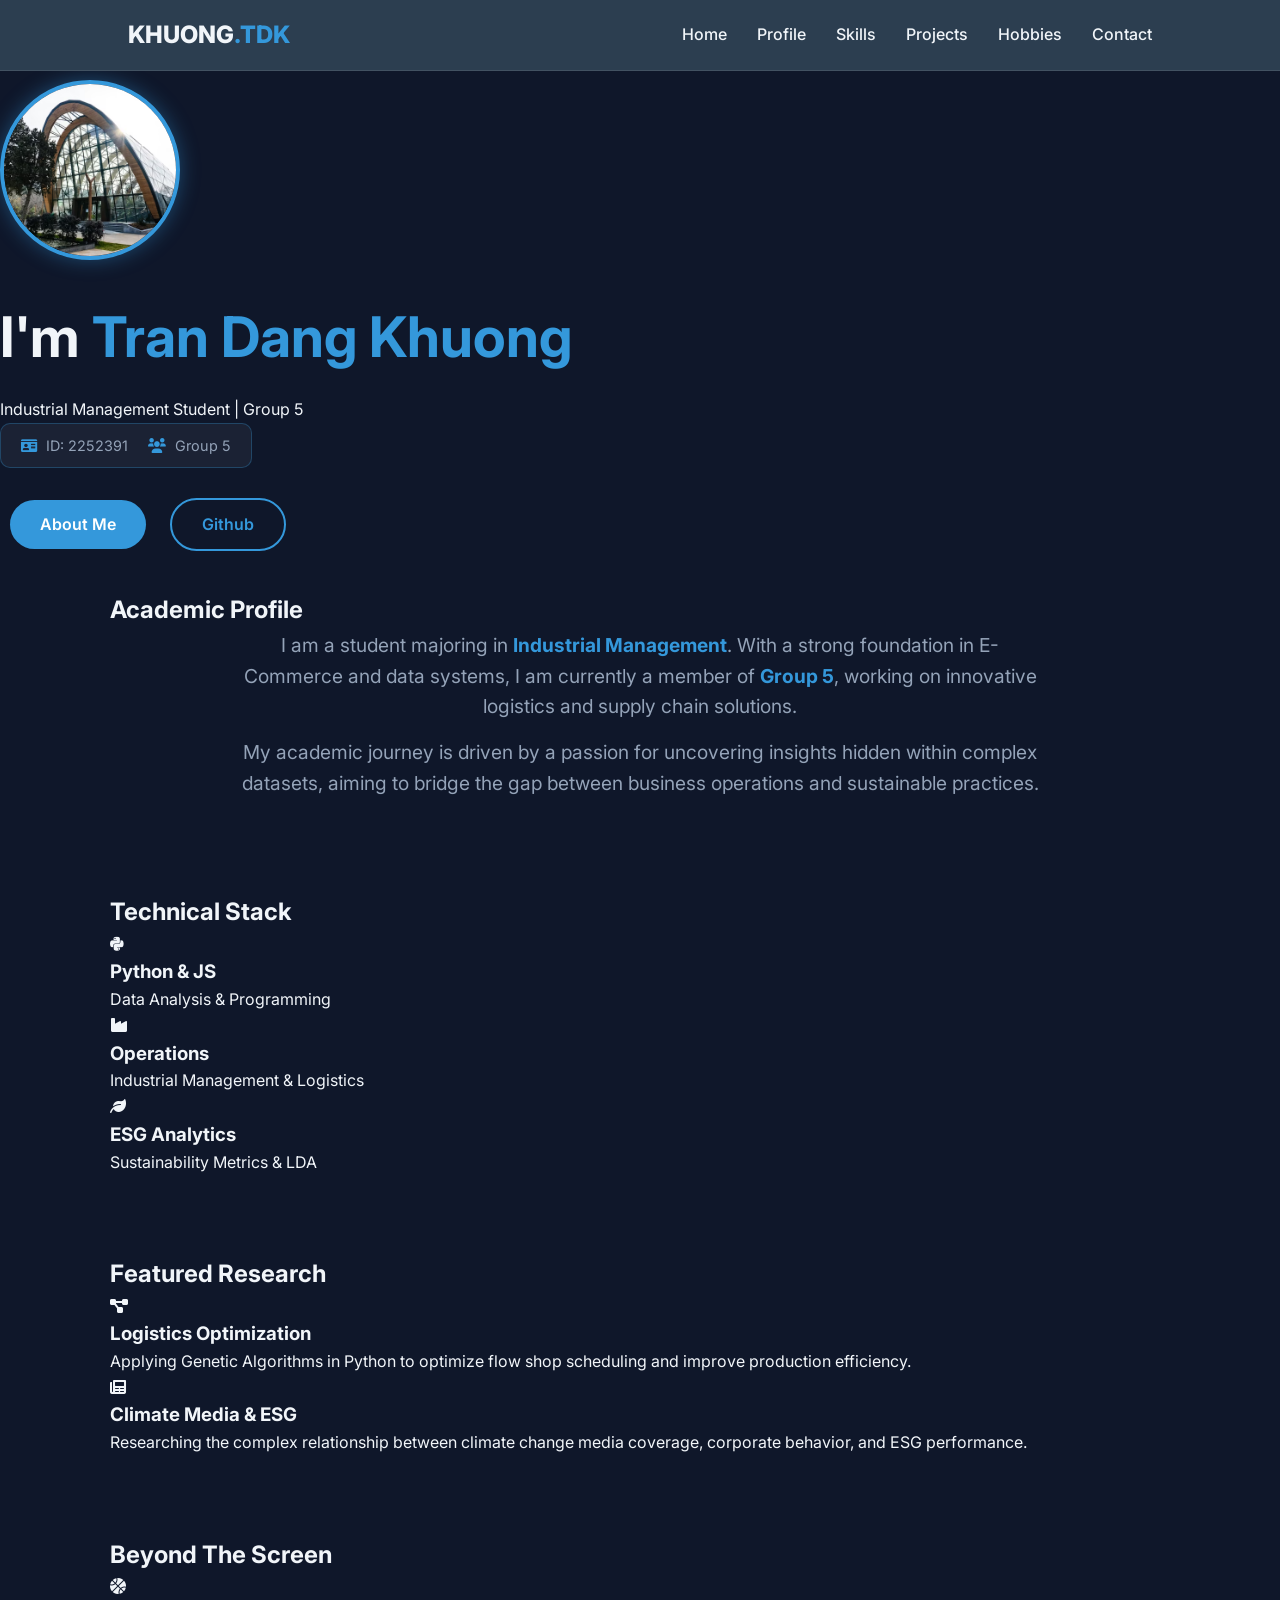
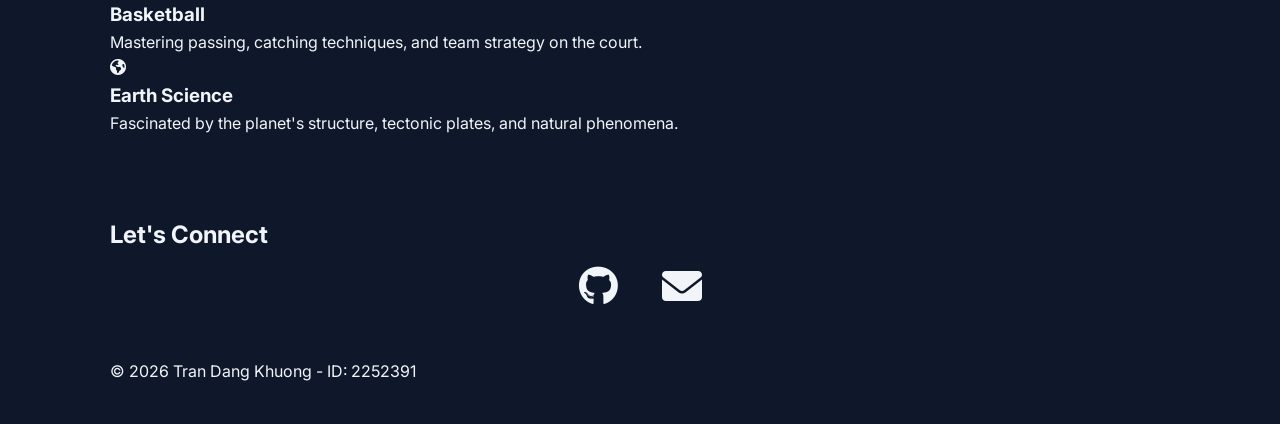
<file: index.html>
<!DOCTYPE html>
<html lang="en">
<head>
    <meta charset="UTF-8">
    <meta name="viewport" content="width=device-width, initial-scale=1.0">
    <title>Tran Dang Khuong | Portfolio</title>
    <link rel="stylesheet" href="https://fonts.googleapis.com/css2?family=Inter:wght@300;400;600;800&display=swap">
    <link rel="stylesheet" href="https://cdnjs.cloudflare.com/ajax/libs/font-awesome/6.0.0/css/all.min.css">
    <link rel="stylesheet" href="style.css">
</head>
<body>
    <nav>
        <div class="logo">KHUONG<span>.TDK</span></div>
        <ul>
            <li><a href="#home">Home</a></li>
            <li><a href="#about">Profile</a></li>
            <li><a href="#skills">Skills</a></li>
            <li><a href="#projects">Projects</a></li>
            <li><a href="#hobbies">Hobbies</a></li>
            <li><a href="#contact">Contact</a></li>
        </ul>
    </nav>

    <main class="scroll-container">
        
        <header id="home" class="section-snap">
            <div class="hero-content">
                <div class="profile-container">
                    <img src="images/avatar.jpg" alt="Tran Dang Khuong" class="profile-pic">
                </div>
                <h1>I'm <span class="highlight">Tran Dang Khuong</span></h1>
                <p>Industrial Management Student | Group 5</p>
                
                <div class="id-badge">
                    <span><i class="fas fa-id-card"></i> ID: 2252391</span>
                    <span><i class="fas fa-users"></i> Group 5</span>
                </div>

                <div class="cta-buttons">
                    <a href="#about" class="btn primary">About Me</a>
                    <a href="https://github.com/tdk11122004" target="_blank" class="btn secondary">Github</a>
                </div>
            </div>
        </header>

        <section id="about" class="section-snap">
            <div class="container">
                <h2 class="section-title">Academic Profile</h2>
                <div class="about-flex">
                    <div class="about-text">
                        <p>I am a student majoring in <strong>Industrial Management</strong>. With a strong foundation in E-Commerce and data systems, I am currently a member of <strong>Group 5</strong>, working on innovative logistics and supply chain solutions.</p>
                        <p>My academic journey is driven by a passion for uncovering insights hidden within complex datasets, aiming to bridge the gap between business operations and sustainable practices.</p>
                    </div>
                </div>
            </div>
        </section>

        <section id="skills" class="section-snap">
            <div class="container">
                <h2 class="section-title">Technical Stack</h2>
                <div class="skill-grid">
                    <div class="skill-card">
                        <i class="fab fa-python"></i>
                        <h3>Python & JS</h3>
                        <p>Data Analysis & Programming</p>
                    </div>
                    <div class="skill-card">
                        <i class="fas fa-industry"></i>
                        <h3>Operations</h3>
                        <p>Industrial Management & Logistics</p>
                    </div>
                    <div class="skill-card">
                        <i class="fas fa-leaf"></i>
                        <h3>ESG Analytics</h3>
                        <p>Sustainability Metrics & LDA</p>
                    </div>
                </div>
            </div>
        </section>

        <section id="projects" class="section-snap">
            <div class="container">
                <h2 class="section-title">Featured Research</h2>
                <div class="project-grid">
                    <div class="project-card">
                        <i class="fas fa-project-diagram"></i>
                        <h3>Logistics Optimization</h3>
                        <p>Applying Genetic Algorithms in Python to optimize flow shop scheduling and improve production efficiency.</p>
                    </div>
                    <div class="project-card">
                        <i class="fas fa-newspaper"></i>
                        <h3>Climate Media & ESG</h3>
                        <p>Researching the complex relationship between climate change media coverage, corporate behavior, and ESG performance.</p>
                    </div>
                </div>
            </div>
        </section>

        <section id="hobbies" class="section-snap">
            <div class="container">
                <h2 class="section-title">Beyond The Screen</h2>
                <div class="hobby-grid">
                    <div class="hobby-card">
                        <i class="fas fa-basketball-ball"></i>
                        <h3>Basketball</h3>
                        <p>Mastering passing, catching techniques, and team strategy on the court.</p>
                    </div>
                    <div class="hobby-card">
                        <i class="fas fa-globe-americas"></i>
                        <h3>Earth Science</h3>
                        <p>Fascinated by the planet's structure, tectonic plates, and natural phenomena.</p>
                    </div>
                </div>
            </div>
        </section>

        <section id="contact" class="section-snap">
            <div class="container">
                <h2 class="section-title">Let's Connect</h2>
                <div class="social-links">
                    <a href="https://github.com/tdk11122004" target="_blank"><i class="fab fa-github"></i></a>
                    <a href="mailto:your-email@example.com"><i class="fas fa-envelope"></i></a>
                </div>
                <p class="copyright">© 2026 Tran Dang Khuong - ID: 2252391</p>
            </div>
        </section>
        
    </main>

    <script src="script.js"></script>
</body>
</html>
</file>
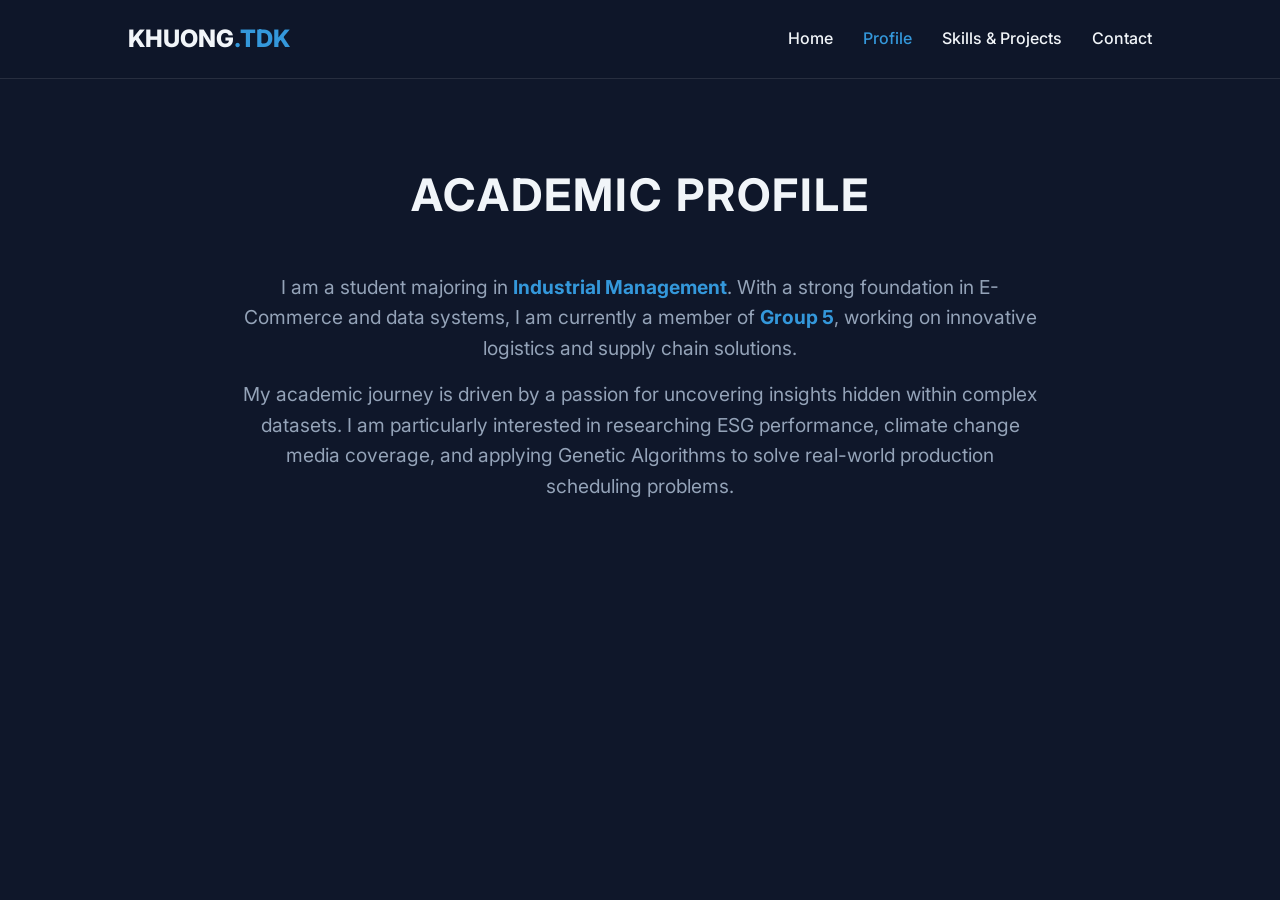
<file: about.html>
<!DOCTYPE html>
<html lang="en">
<head>
    <meta charset="UTF-8">
    <meta name="viewport" content="width=device-width, initial-scale=1.0">
    <title>Profile | Tran Dang Khuong</title>
    <link rel="stylesheet" href="https://fonts.googleapis.com/css2?family=Inter:wght@300;400;600;800&display=swap">
    <link rel="stylesheet" href="https://cdnjs.cloudflare.com/ajax/libs/font-awesome/6.0.0/css/all.min.css">
    <link rel="stylesheet" href="style.css">
</head>
<body>
    <nav>
        <div class="logo">KHUONG<span>.TDK</span></div>
        <ul>
            <li><a href="index.html">Home</a></li>
            <li><a href="about.html" class="active">Profile</a></li>
            <li><a href="skills.html">Skills & Projects</a></li>
            <li><a href="contact.html">Contact</a></li>
        </ul>
    </nav>

    <section class="container">
        <h2 class="page-title">Academic Profile</h2>
        <div class="about-text">
            <p>I am a student majoring in <strong>Industrial Management</strong>. With a strong foundation in E-Commerce and data systems, I am currently a member of <strong>Group 5</strong>, working on innovative logistics and supply chain solutions.</p>
            <p>My academic journey is driven by a passion for uncovering insights hidden within complex datasets. I am particularly interested in researching ESG performance, climate change media coverage, and applying Genetic Algorithms to solve real-world production scheduling problems.</p>
        </div>
    </section>
</body>
</html>
</file>
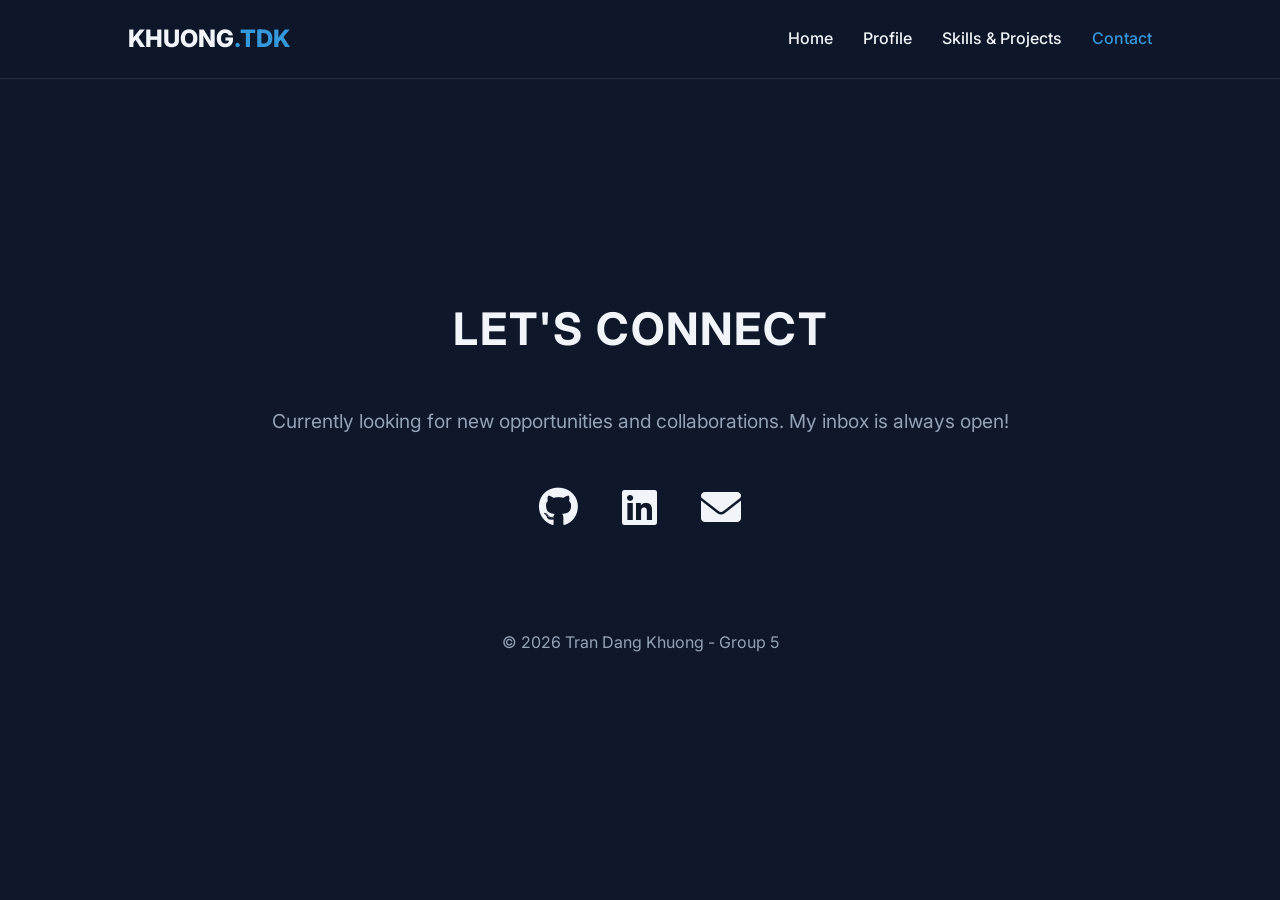
<file: contact.html>
<!DOCTYPE html>
<html lang="en">
<head>
    <meta charset="UTF-8">
    <meta name="viewport" content="width=device-width, initial-scale=1.0">
    <title>Contact | Tran Dang Khuong</title>
    <link rel="stylesheet" href="https://fonts.googleapis.com/css2?family=Inter:wght@300;400;600;800&display=swap">
    <link rel="stylesheet" href="https://cdnjs.cloudflare.com/ajax/libs/font-awesome/6.0.0/css/all.min.css">
    <link rel="stylesheet" href="style.css">
</head>
<body>
    <nav>
        <div class="logo">KHUONG<span>.TDK</span></div>
        <ul>
            <li><a href="index.html">Home</a></li>
            <li><a href="about.html">Profile</a></li>
            <li><a href="skills.html">Skills & Projects</a></li>
            <li><a href="contact.html" class="active">Contact</a></li>
        </ul>
    </nav>

    <section class="container" style="min-height: calc(100vh - 150px); display: flex; flex-direction: column; justify-content: center;">
        <h2 class="page-title">Let's Connect</h2>
        <p class="about-text" style="margin-bottom: 40px;">Currently looking for new opportunities and collaborations. My inbox is always open!</p>
        
        <div class="social-links">
            <a href="https://github.com/tdk11122004" target="_blank" title="GitHub"><i class="fab fa-github"></i></a>
            <a href="#" target="_blank" title="LinkedIn"><i class="fab fa-linkedin"></i></a> 
            <a href="mailto:your-email@example.com" title="Email"><i class="fas fa-envelope"></i></a>
        </div>
        
        <p style="text-align: center; color: var(--text-dim); margin-top: 50px;">
            © 2026 Tran Dang Khuong - Group 5
        </p>
    </section>
</body>
</html>
</file>
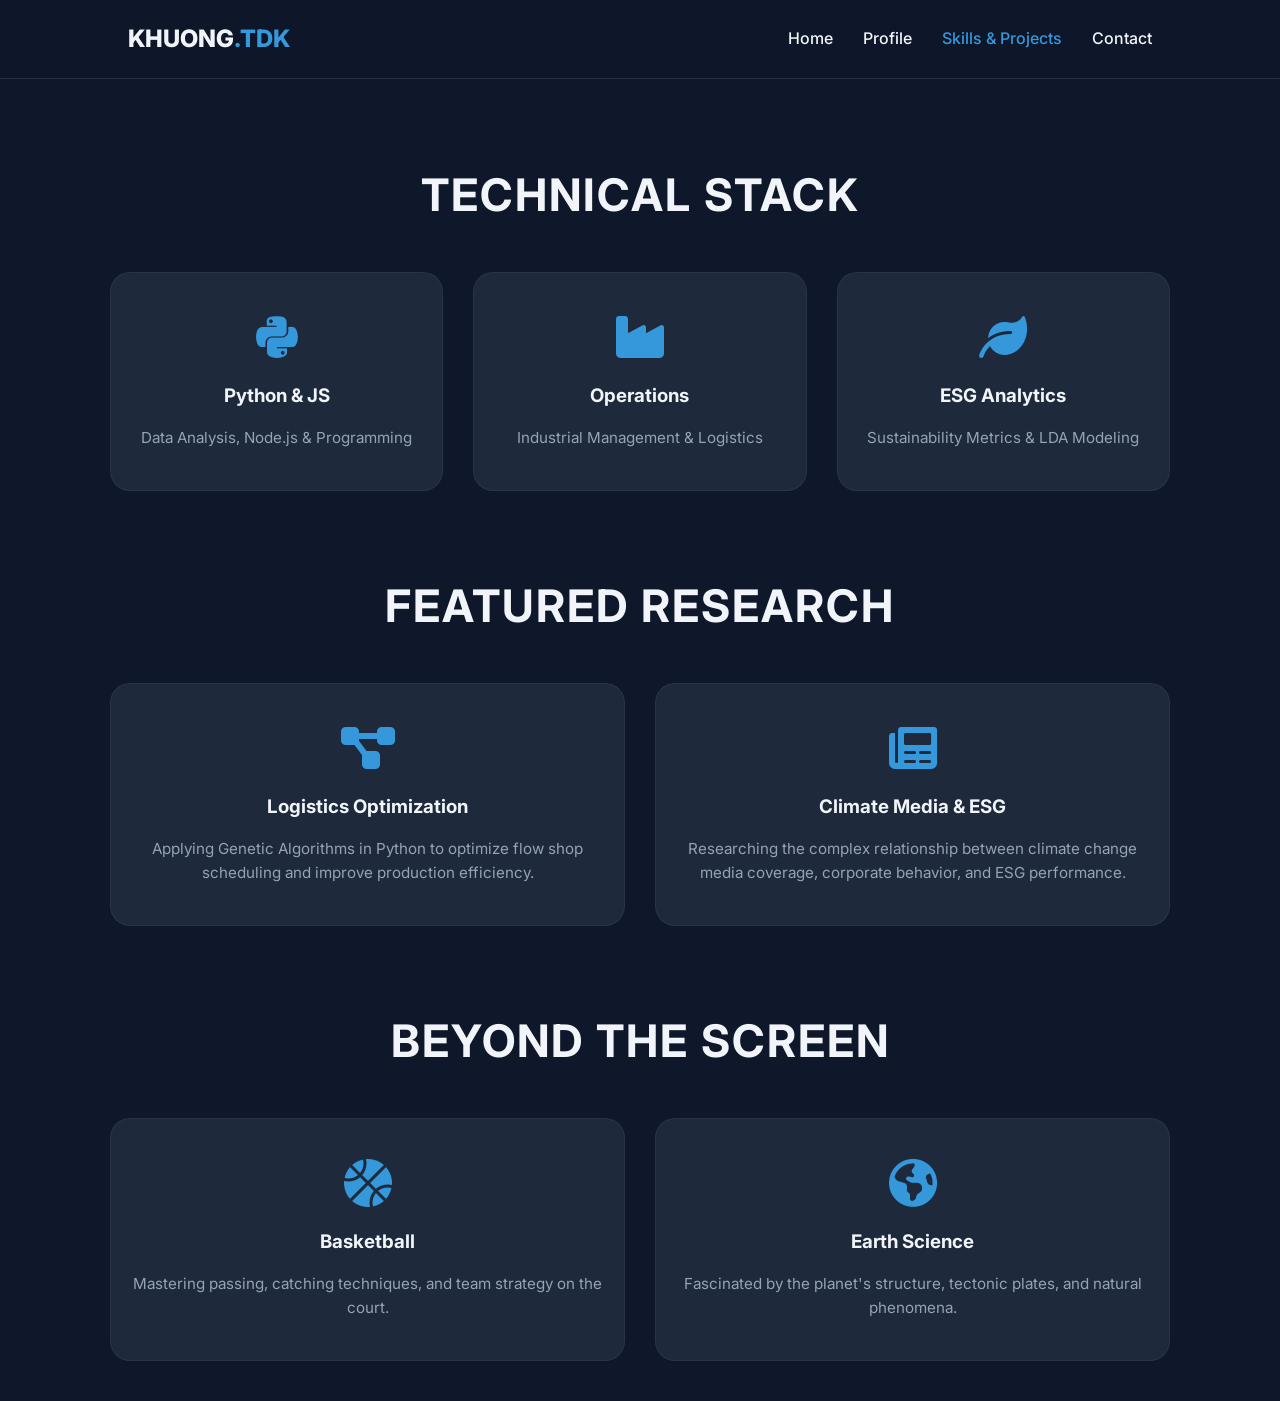
<file: skills.html>
<!DOCTYPE html>
<html lang="en">
<head>
    <meta charset="UTF-8">
    <meta name="viewport" content="width=device-width, initial-scale=1.0">
    <title>Skills & Projects | Tran Dang Khuong</title>
    <link rel="stylesheet" href="https://fonts.googleapis.com/css2?family=Inter:wght@300;400;600;800&display=swap">
    <link rel="stylesheet" href="https://cdnjs.cloudflare.com/ajax/libs/font-awesome/6.0.0/css/all.min.css">
    <link rel="stylesheet" href="style.css">
</head>
<body>
    <nav>
        <div class="logo">KHUONG<span>.TDK</span></div>
        <ul>
            <li><a href="index.html">Home</a></li>
            <li><a href="about.html">Profile</a></li>
            <li><a href="skills.html" class="active">Skills & Projects</a></li>
            <li><a href="contact.html">Contact</a></li>
        </ul>
    </nav>

    <section class="container">
        
        <h2 class="page-title">Technical Stack</h2>
        <div class="grid-layout">
            <div class="card">
                <i class="fab fa-python"></i>
                <h3>Python & JS</h3>
                <p>Data Analysis, Node.js & Programming</p>
            </div>
            <div class="card">
                <i class="fas fa-industry"></i>
                <h3>Operations</h3>
                <p>Industrial Management & Logistics</p>
            </div>
            <div class="card">
                <i class="fas fa-leaf"></i>
                <h3>ESG Analytics</h3>
                <p>Sustainability Metrics & LDA Modeling</p>
            </div>
        </div>

        <h2 class="page-title" style="margin-top: 80px;">Featured Research</h2>
        <div class="grid-layout">
            <div class="card">
                <i class="fas fa-project-diagram"></i>
                <h3>Logistics Optimization</h3>
                <p>Applying Genetic Algorithms in Python to optimize flow shop scheduling and improve production efficiency.</p>
            </div>
            <div class="card">
                <i class="fas fa-newspaper"></i>
                <h3>Climate Media & ESG</h3>
                <p>Researching the complex relationship between climate change media coverage, corporate behavior, and ESG performance.</p>
            </div>
        </div>

        <h2 class="page-title" style="margin-top: 80px;">Beyond The Screen</h2>
        <div class="grid-layout">
            <div class="card">
                <i class="fas fa-basketball-ball"></i>
                <h3>Basketball</h3>
                <p>Mastering passing, catching techniques, and team strategy on the court.</p>
            </div>
            <div class="card">
                <i class="fas fa-globe-americas"></i>
                <h3>Earth Science</h3>
                <p>Fascinated by the planet's structure, tectonic plates, and natural phenomena.</p>
            </div>
        </div>

    </section>
</body>
</html>
</file>
<file: style.css>
/* --- style.css --- */
:root {
    --primary: #3498db; 
    --dark: #0f172a;    
    --card-bg: #1e293b; 
    --text-main: #f1f5f9; 
    --text-dim: #94a3b8;  
    --transition: all 0.3s ease;
}

* { margin: 0; padding: 0; box-sizing: border-box; }

body {
    font-family: 'Inter', sans-serif;
    background-color: var(--dark);
    color: var(--text-main);
    line-height: 1.6;
    padding-top: 80px; /* Cực kỳ quan trọng: Đẩy nội dung xuống tránh bị thanh Menu che */
}

.container { max-width: 1100px; width: 100%; margin: 0 auto; padding: 40px 20px; }

/* Navigation */
nav {
    display: flex; justify-content: space-between; align-items: center;
    padding: 20px 10%; background: rgba(15, 23, 42, 0.95);
    backdrop-filter: blur(10px); position: fixed; width: 100%; top: 0; z-index: 1000;
    border-bottom: 1px solid rgba(255, 255, 255, 0.1);
}

.logo { font-size: 1.5rem; font-weight: 800; }
.logo span { color: var(--primary); }
nav ul { display: flex; list-style: none; }
/* Chú ý: Các thẻ <a> sẽ chuyển trang */
nav ul li a { color: var(--text-main); text-decoration: none; margin-left: 30px; font-weight: 500; transition: var(--transition); }
nav ul li a:hover, nav ul li a.active { color: var(--primary); }

/* Trang chủ (Hero) */
.hero-section {
    min-height: calc(100vh - 80px);
    display: flex; flex-direction: column; align-items: center; justify-content: center;
    text-align: center; background: radial-gradient(circle at center, #1e293b 0%, #0f172a 100%);
}

.profile-pic {
    width: 180px; height: 180px; border-radius: 50%; object-fit: cover;
    border: 4px solid var(--primary); margin-bottom: 25px; box-shadow: 0 0 20px rgba(52, 152, 219, 0.4);
}

h1 { font-size: 3.5rem; margin-bottom: 15px; }
.highlight { color: var(--primary); }
.subtitle { font-size: 1.2rem; color: var(--text-dim); margin-bottom: 30px; }

.id-badge {
    background: rgba(255, 255, 255, 0.05); padding: 10px 20px; border-radius: 10px;
    display: inline-flex; gap: 20px; margin-bottom: 30px; border: 1px solid rgba(52, 152, 219, 0.3);
    color: var(--text-dim); font-size: 0.9rem;
}
.id-badge i { color: var(--primary); margin-right: 5px; }

.btn { padding: 12px 30px; border-radius: 30px; text-decoration: none; font-weight: 600; margin: 0 10px; transition: var(--transition); display: inline-block; }
.btn.primary { background: var(--primary); color: white; }
.btn.secondary { border: 2px solid var(--primary); color: var(--primary); }
.btn:hover { transform: translateY(-3px); box-shadow: 0 5px 15px rgba(52, 152, 219, 0.3); }

/* Các trang con */
.page-title { text-align: center; font-size: 2.8rem; margin: 40px 0; color: var(--text-main); text-transform: uppercase; letter-spacing: 2px; }

.about-text { text-align: center; font-size: 1.2rem; color: var(--text-dim); max-width: 800px; margin: 0 auto; }
.about-text strong { color: var(--primary); }
.about-text p { margin-bottom: 15px; }

.grid-layout { display: grid; grid-template-columns: repeat(auto-fit, minmax(250px, 1fr)); gap: 30px; }
.card { background: var(--card-bg); padding: 40px 20px; border-radius: 20px; text-align: center; transition: var(--transition); border: 1px solid rgba(255, 255, 255, 0.05); }
.card:hover { border-color: var(--primary); transform: translateY(-10px); }
.card i { font-size: 3rem; color: var(--primary); margin-bottom: 20px; }
.card h3 { margin-bottom: 15px; }
.card p { color: var(--text-dim); font-size: 0.95rem; }

/* Contact Page */
.social-links { text-align: center; margin-bottom: 40px; }
.social-links a { color: var(--text-main); font-size: 2.5rem; margin: 0 20px; transition: var(--transition); }
.social-links a:hover { color: var(--primary); }
</file>
